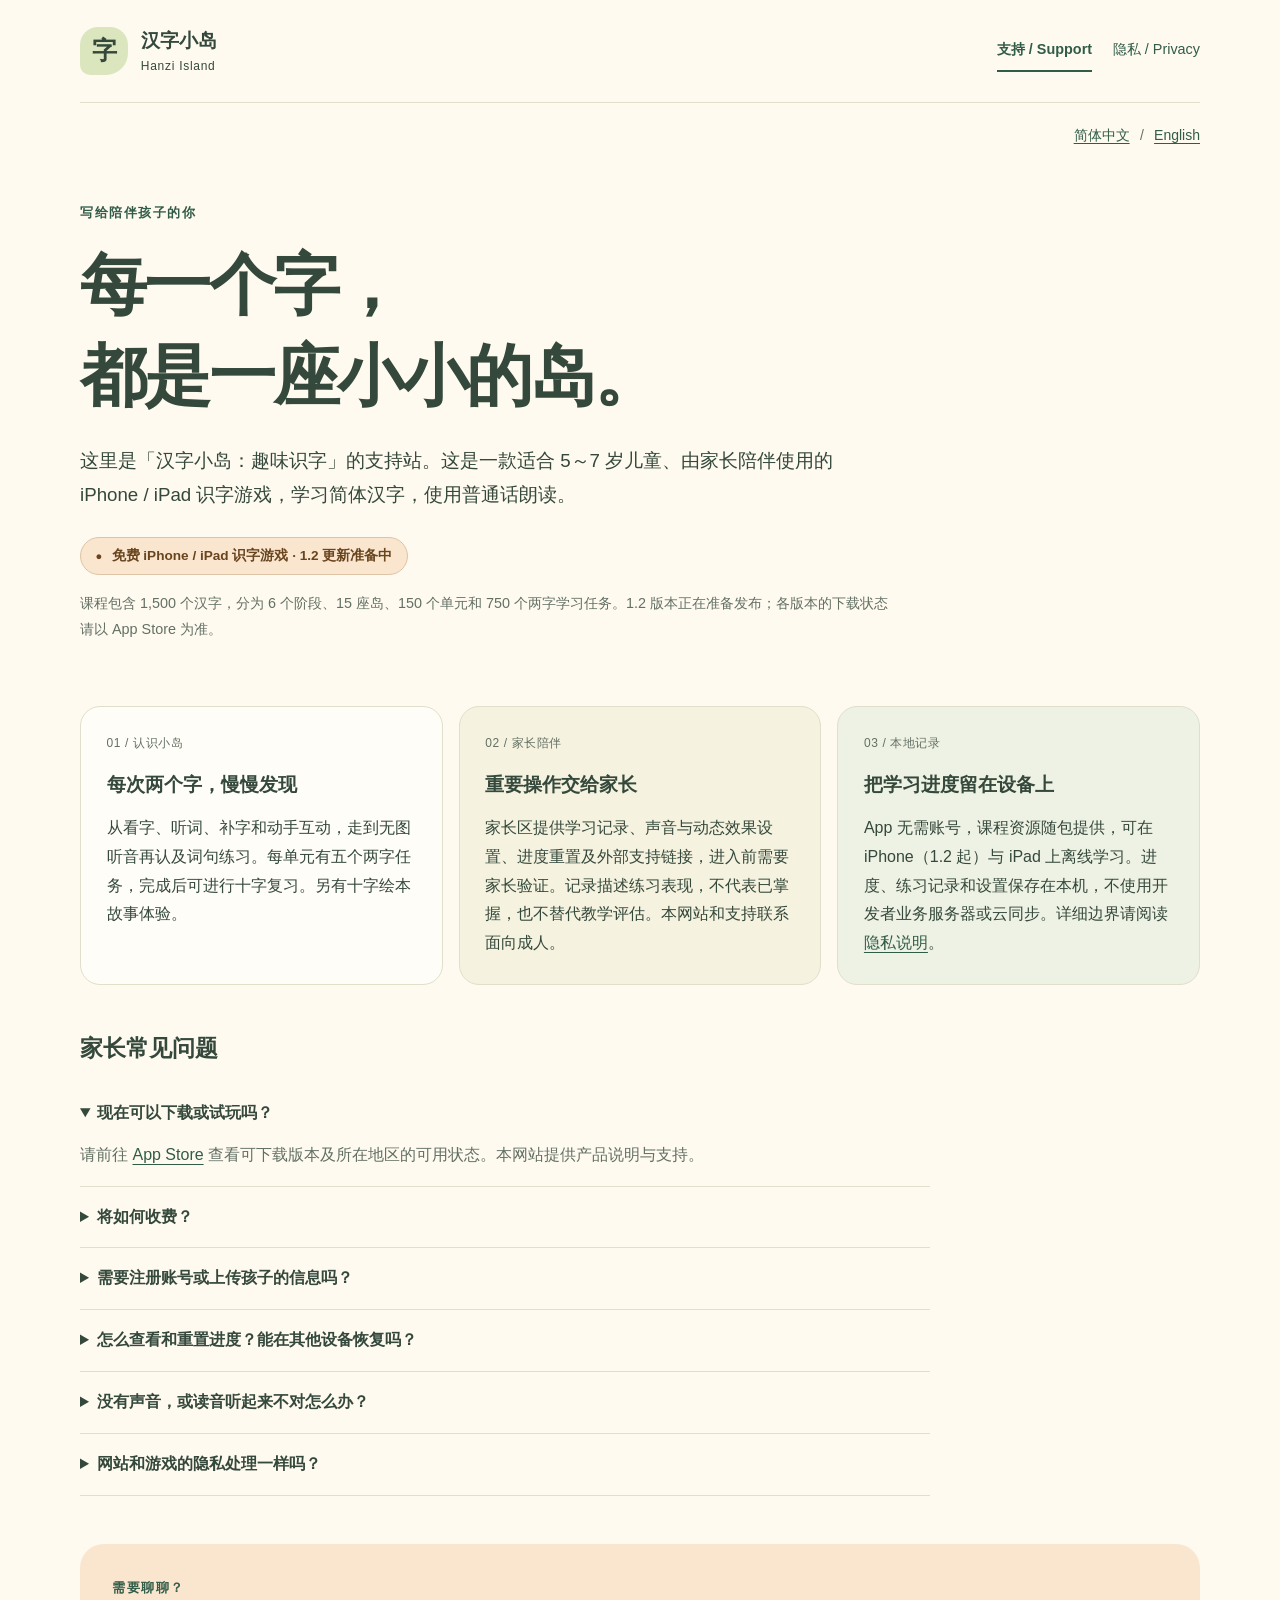
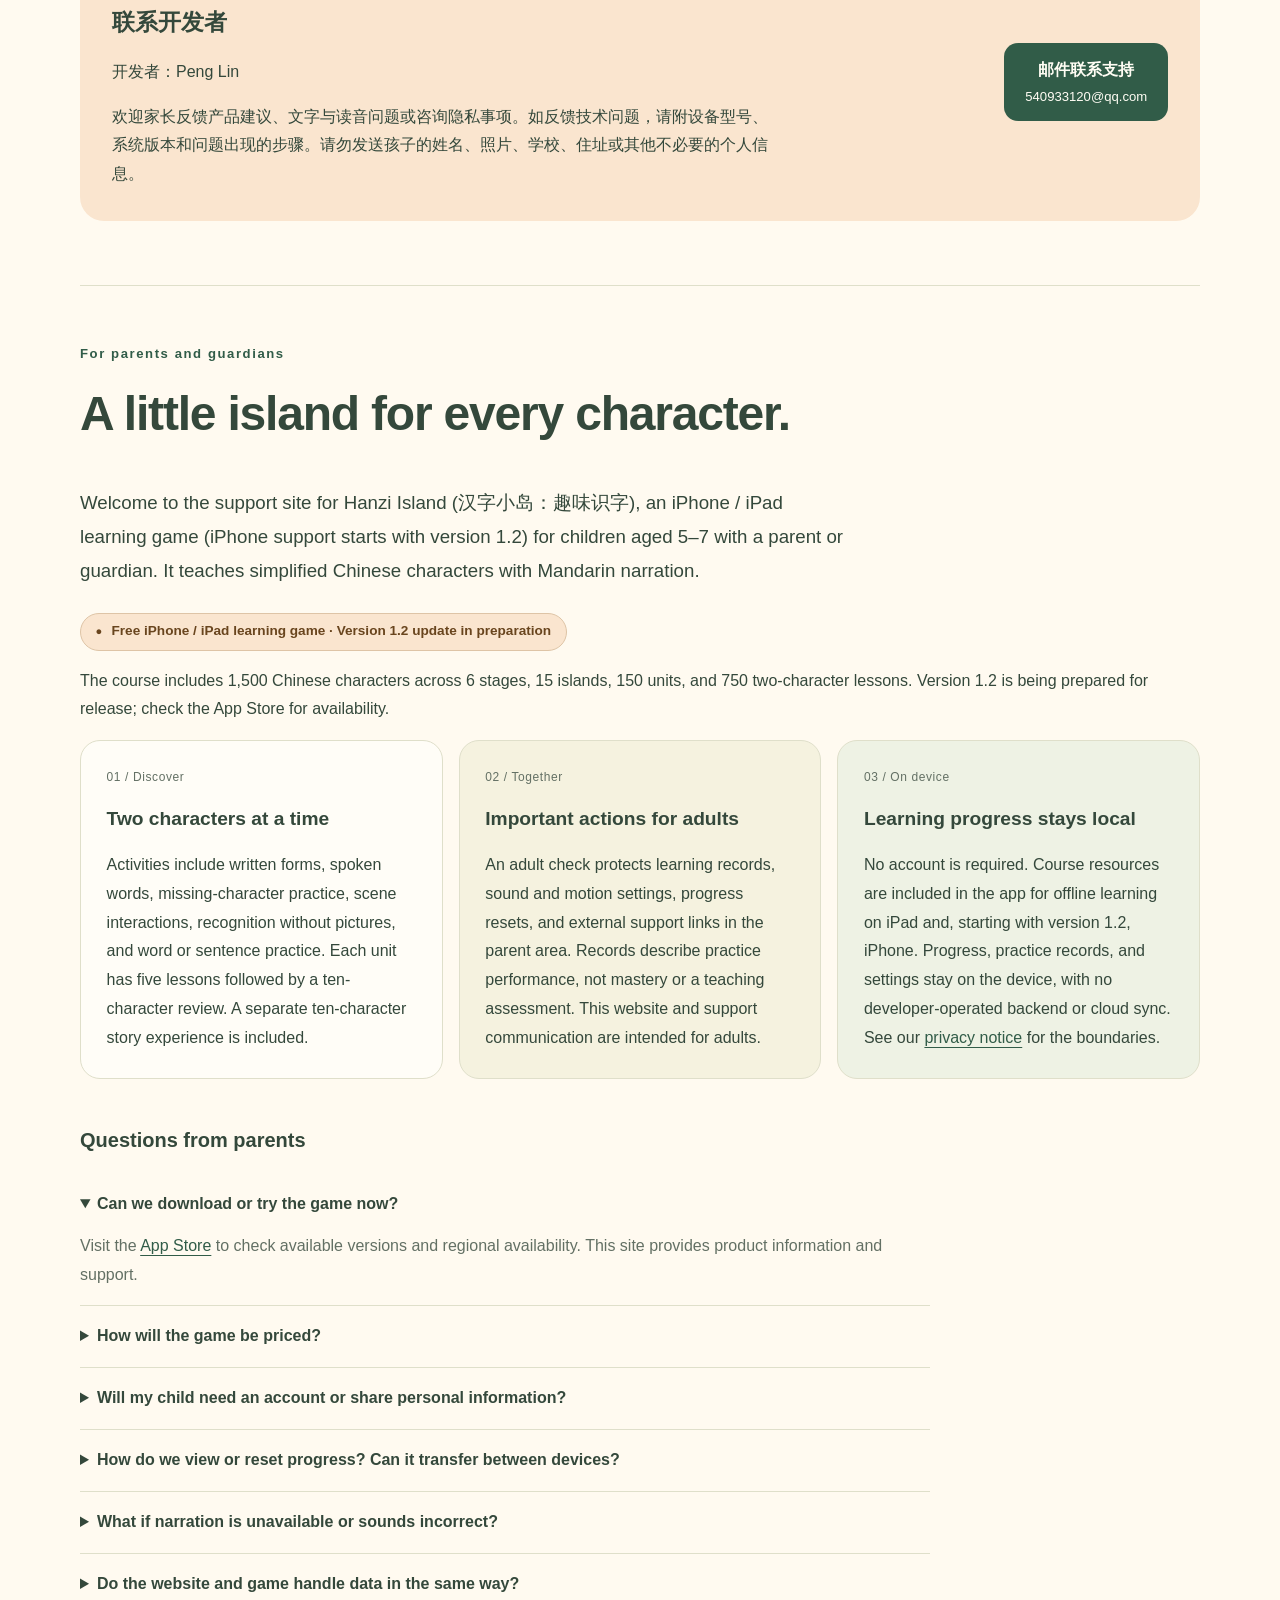
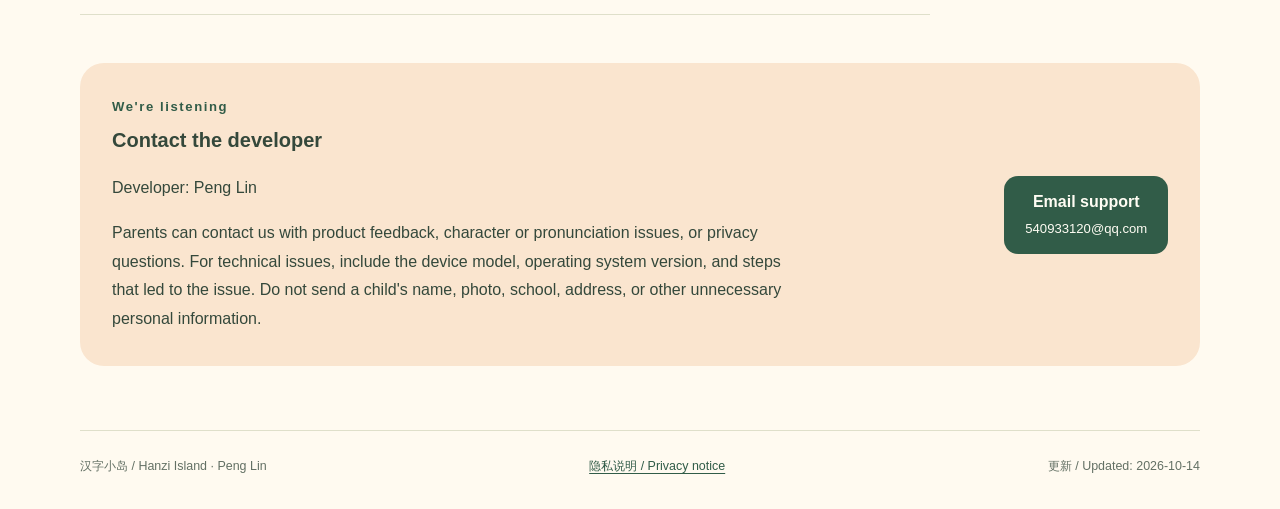
<file: index.html>
<!doctype html>
<html lang="zh-CN">
<head>
  <meta charset="utf-8">
  <meta name="viewport" content="width=device-width, initial-scale=1">
  <meta name="description" content="汉字小岛（Hanzi Island）支持站：1500 字离线识字课程、家长操作说明、联系支持与隐私信息。">
  <title>汉字小岛：趣味识字 · 支持 / Hanzi Island Support</title>
  <link rel="stylesheet" href="style.css">
</head>
<body>
  <a class="skip-link" href="#main">跳到正文 / Skip to content</a>
  <header class="site-header">
    <a class="brand" href="index.html"><span class="brand-mark" aria-hidden="true">字</span><span>汉字小岛<small lang="en">Hanzi Island</small></span></a>
    <nav aria-label="主导航 / Main navigation"><a href="index.html" aria-current="page">支持 / Support</a><a href="privacy.html">隐私 / Privacy</a></nav>
  </header>
  <main id="main">
    <div class="language-nav" aria-label="语言 / Language"><a href="#zh" lang="zh-CN">简体中文</a><span aria-hidden="true"> / </span><a href="#en" lang="en">English</a></div>
    <section id="zh" lang="zh-CN" aria-labelledby="zh-title">
      <div class="hero">
        <p class="eyebrow">写给陪伴孩子的你</p>
        <h1 id="zh-title">每一个字，<br>都是一座小小的岛。</h1>
        <p class="lead">这里是「汉字小岛：趣味识字」的支持站。这是一款适合 5～7 岁儿童、由家长陪伴使用的 iPhone / iPad 识字游戏，学习简体汉字，使用普通话朗读。</p>
        <p class="status"><span aria-hidden="true">●</span> 免费 iPhone / iPad 识字游戏 · 1.2 更新准备中</p>
        <p class="muted">课程包含 1,500 个汉字，分为 6 个阶段、15 座岛、150 个单元和 750 个两字学习任务。1.2 版本正在准备发布；各版本的下载状态请以 App Store 为准。</p>
      </div>
      <div class="card-grid">
        <article class="card"><p class="card-number">01 / 认识小岛</p><h2>每次两个字，慢慢发现</h2><p>从看字、听词、补字和动手互动，走到无图听音再认及词句练习。每单元有五个两字任务，完成后可进行十字复习。另有十字绘本故事体验。</p></article>
        <article class="card"><p class="card-number">02 / 家长陪伴</p><h2>重要操作交给家长</h2><p>家长区提供学习记录、声音与动态效果设置、进度重置及外部支持链接，进入前需要家长验证。记录描述练习表现，不代表已掌握，也不替代教学评估。本网站和支持联系面向成人。</p></article>
        <article class="card"><p class="card-number">03 / 本地记录</p><h2>把学习进度留在设备上</h2><p>App 无需账号，课程资源随包提供，可在 iPhone（1.2 起）与 iPad 上离线学习。进度、练习记录和设置保存在本机，不使用开发者业务服务器或云同步。详细边界请阅读<a href="privacy.html#zh">隐私说明</a>。</p></article>
      </div>
      <section class="content-section" aria-labelledby="zh-faq">
        <h2 id="zh-faq">家长常见问题</h2>
        <details open><summary>现在可以下载或试玩吗？</summary><p>请前往 <a href="https://apps.apple.com/app/id6816319983">App Store</a> 查看可下载版本及所在地区的可用状态。本网站提供产品说明与支持。</p></details>
        <details><summary>将如何收费？</summary><p>App 免费下载，无内购或订阅；1.1 起通过启动广告和横幅广告支持维护，1.2 增加家长自愿选择的激励视频广告以获得本机星光装饰。不观看或广告不可用不影响课程学习。面向台湾、澳门、香港、新加坡和菲律宾提供，不在中国大陆销售。</p></details>
        <details><summary>需要注册账号或上传孩子的信息吗？</summary><p>无需注册或登录，不要求孩子提供姓名、生日、照片或联系方式。学习记录保存在本机，不上传给开发者。联系支持请由家长发送邮件，避免包含孩子的个人信息。</p></details>
        <details><summary>怎么查看和重置进度？能在其他设备恢复吗？</summary><p>在学习页面进入家长区，完成家长验证后可查看记录、调整声音与动态效果，或按页面说明重置对应进度。删除记录还需第二次确认，且无法撤销。完整课程与绘本故事分别保存进度，重置范围会在确认页面列出。</p><p>App 不提供账号或开发者云同步。“删除 App”通常会移除本机数据；系统的“卸载 App”操作会保留文稿与数据。系统备份可能保留或恢复旧记录，取决于设备和备份设置，请勿把它视为 App 提供的跨设备同步。</p></details>
        <details><summary>没有声音，或读音听起来不对怎么办？</summary><p>先检查 App 声音开关和 设备音量。App 使用 AVSpeechSynthesizer 调用设备已安装的 Apple 简体中文（zh-CN）声音，不录音、不上传朗读文本，也不捆绑从 macOS 导出的语音录音。若普通话声音不可用，请家长检查设备朗读声音设置，或使用文字提示继续练习。例词与上下文决定本次读音；若发现问题，欢迎反馈具体汉字、例词和设备版本。</p></details>
        <details><summary>网站和游戏的隐私处理一样吗？</summary><p>App 的学习记录保存在本机。通过家长区打开本支持网站需要网络，会向 GitHub Pages 发出请求；发送支持邮件会经过您的邮件服务和 QQ 邮箱。请参阅<a href="privacy.html#zh">完整隐私说明</a>。</p></details>
      </section>
      <section class="contact-panel" aria-labelledby="zh-contact">
        <div><p class="eyebrow">需要聊聊？</p><h2 id="zh-contact">联系开发者</h2><p>开发者：Peng Lin</p><p>欢迎家长反馈产品建议、文字与读音问题或咨询隐私事项。如反馈技术问题，请附设备型号、系统版本和问题出现的步骤。请勿发送孩子的姓名、照片、学校、住址或其他不必要的个人信息。</p></div>
        <a class="button" href="mailto:540933120@qq.com">邮件联系支持<span>540933120@qq.com</span></a>
      </section>
    </section>
    <section id="en" class="english-section" lang="en" aria-labelledby="en-title">
      <p class="eyebrow">For parents and guardians</p>
      <h2 id="en-title" class="section-title">A little island for every character.</h2>
      <p class="lead">Welcome to the support site for Hanzi Island (汉字小岛：趣味识字), an iPhone / iPad learning game (iPhone support starts with version 1.2) for children aged 5–7 with a parent or guardian. It teaches simplified Chinese characters with Mandarin narration.</p>
      <p class="status"><span aria-hidden="true">●</span> Free iPhone / iPad learning game · Version 1.2 update in preparation</p>
      <p>The course includes 1,500 Chinese characters across 6 stages, 15 islands, 150 units, and 750 two-character lessons. Version 1.2 is being prepared for release; check the App Store for availability.</p>
      <div class="card-grid">
        <article class="card"><p class="card-number">01 / Discover</p><h3>Two characters at a time</h3><p>Activities include written forms, spoken words, missing-character practice, scene interactions, recognition without pictures, and word or sentence practice. Each unit has five lessons followed by a ten-character review. A separate ten-character story experience is included.</p></article>
        <article class="card"><p class="card-number">02 / Together</p><h3>Important actions for adults</h3><p>An adult check protects learning records, sound and motion settings, progress resets, and external support links in the parent area. Records describe practice performance, not mastery or a teaching assessment. This website and support communication are intended for adults.</p></article>
        <article class="card"><p class="card-number">03 / On device</p><h3>Learning progress stays local</h3><p>No account is required. Course resources are included in the app for offline learning on iPad and, starting with version 1.2, iPhone. Progress, practice records, and settings stay on the device, with no developer-operated backend or cloud sync. See our <a href="privacy.html#en">privacy notice</a> for the boundaries.</p></article>
      </div>
      <section class="content-section" aria-labelledby="en-faq">
        <h3 id="en-faq">Questions from parents</h3>
        <details open><summary>Can we download or try the game now?</summary><p>Visit the <a href="https://apps.apple.com/app/id6816319983">App Store</a> to check available versions and regional availability. This site provides product information and support.</p></details>
        <details><summary>How will the game be priced?</summary><p>The app is free to download, with no in-app purchases or subscriptions; app-open and banner ads support maintenance from version 1.1. Version 1.2 adds optional rewarded video ads chosen by a parent for a local starlight decoration. Declining or unavailable ads do not restrict lessons. Target regions are Taiwan, Macao, Hong Kong, Singapore, and the Philippines, and will not be offered in mainland China.</p></details>
        <details><summary>Will my child need an account or share personal information?</summary><p>No registration, login, name, birth date, photo, or contact details are required. Learning records stay on the device and are not uploaded to the developer. A parent should email support and avoid including a child's personal information.</p></details>
        <details><summary>How do we view or reset progress? Can it transfer between devices?</summary><p>Open the parent area from the learning page and complete the adult check to view records, change sound or motion settings, or reset the corresponding progress. Deletion requires a second confirmation and cannot be undone. The full course and story experience store progress separately; the confirmation screen explains which records will be deleted.</p><p>The app provides no account or developer-operated cloud sync. “Delete App” generally removes local data; “Offload App” keeps documents and data. System backups may retain or restore older records depending on device and backup settings. This is not cross-device sync provided by the app.</p></details>
        <details><summary>What if narration is unavailable or sounds incorrect?</summary><p>Check the app sound setting and device volume first. The app uses AVSpeechSynthesizer with an installed Apple Simplified Chinese (zh-CN) voice. It does not record audio, upload narration text, or bundle speech recordings exported from macOS. If Mandarin speech is unavailable, a parent can check the device speech voice settings or use text hints to continue. Pronunciation depends on the example word and context. Please report the character, example word, and device version if you notice a problem.</p></details>
        <details><summary>Do the website and game handle data in the same way?</summary><p>Learning records stay on the device. Opening this support site from the parent area requires a network connection and sends requests to GitHub Pages. Support messages pass through your email provider and QQ Mail. Please read the <a href="privacy.html#en">full privacy notice</a>.</p></details>
      </section>
      <section class="contact-panel" aria-labelledby="en-contact">
        <div><p class="eyebrow">We're listening</p><h3 id="en-contact">Contact the developer</h3><p>Developer: Peng Lin</p><p>Parents can contact us with product feedback, character or pronunciation issues, or privacy questions. For technical issues, include the device model, operating system version, and steps that led to the issue. Do not send a child's name, photo, school, address, or other unnecessary personal information.</p></div>
        <a class="button" href="mailto:540933120@qq.com">Email support<span>540933120@qq.com</span></a>
      </section>
    </section>
  </main>
  <footer><span>汉字小岛 / Hanzi Island · Peng Lin</span><a href="privacy.html">隐私说明 / Privacy notice</a><span>更新 / Updated: 2026-10-14</span></footer>
</body>
</html>
</file>
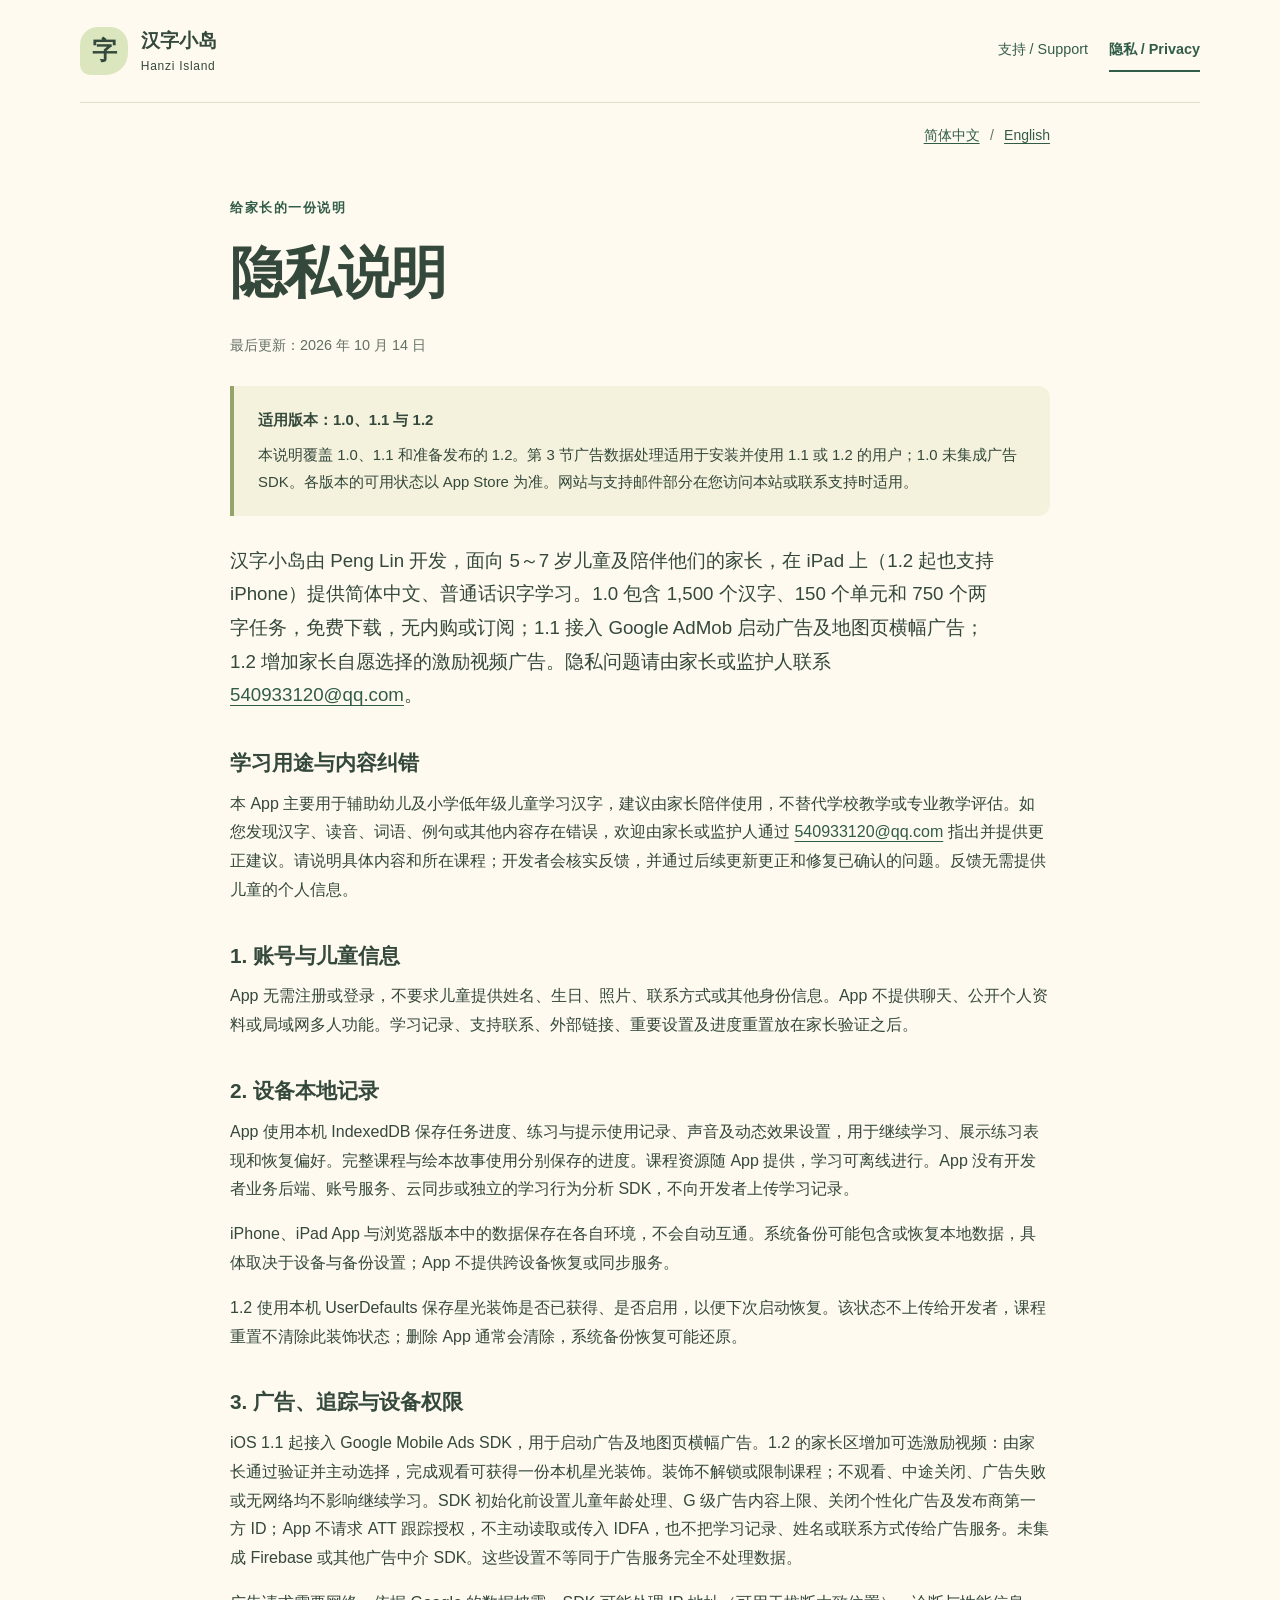
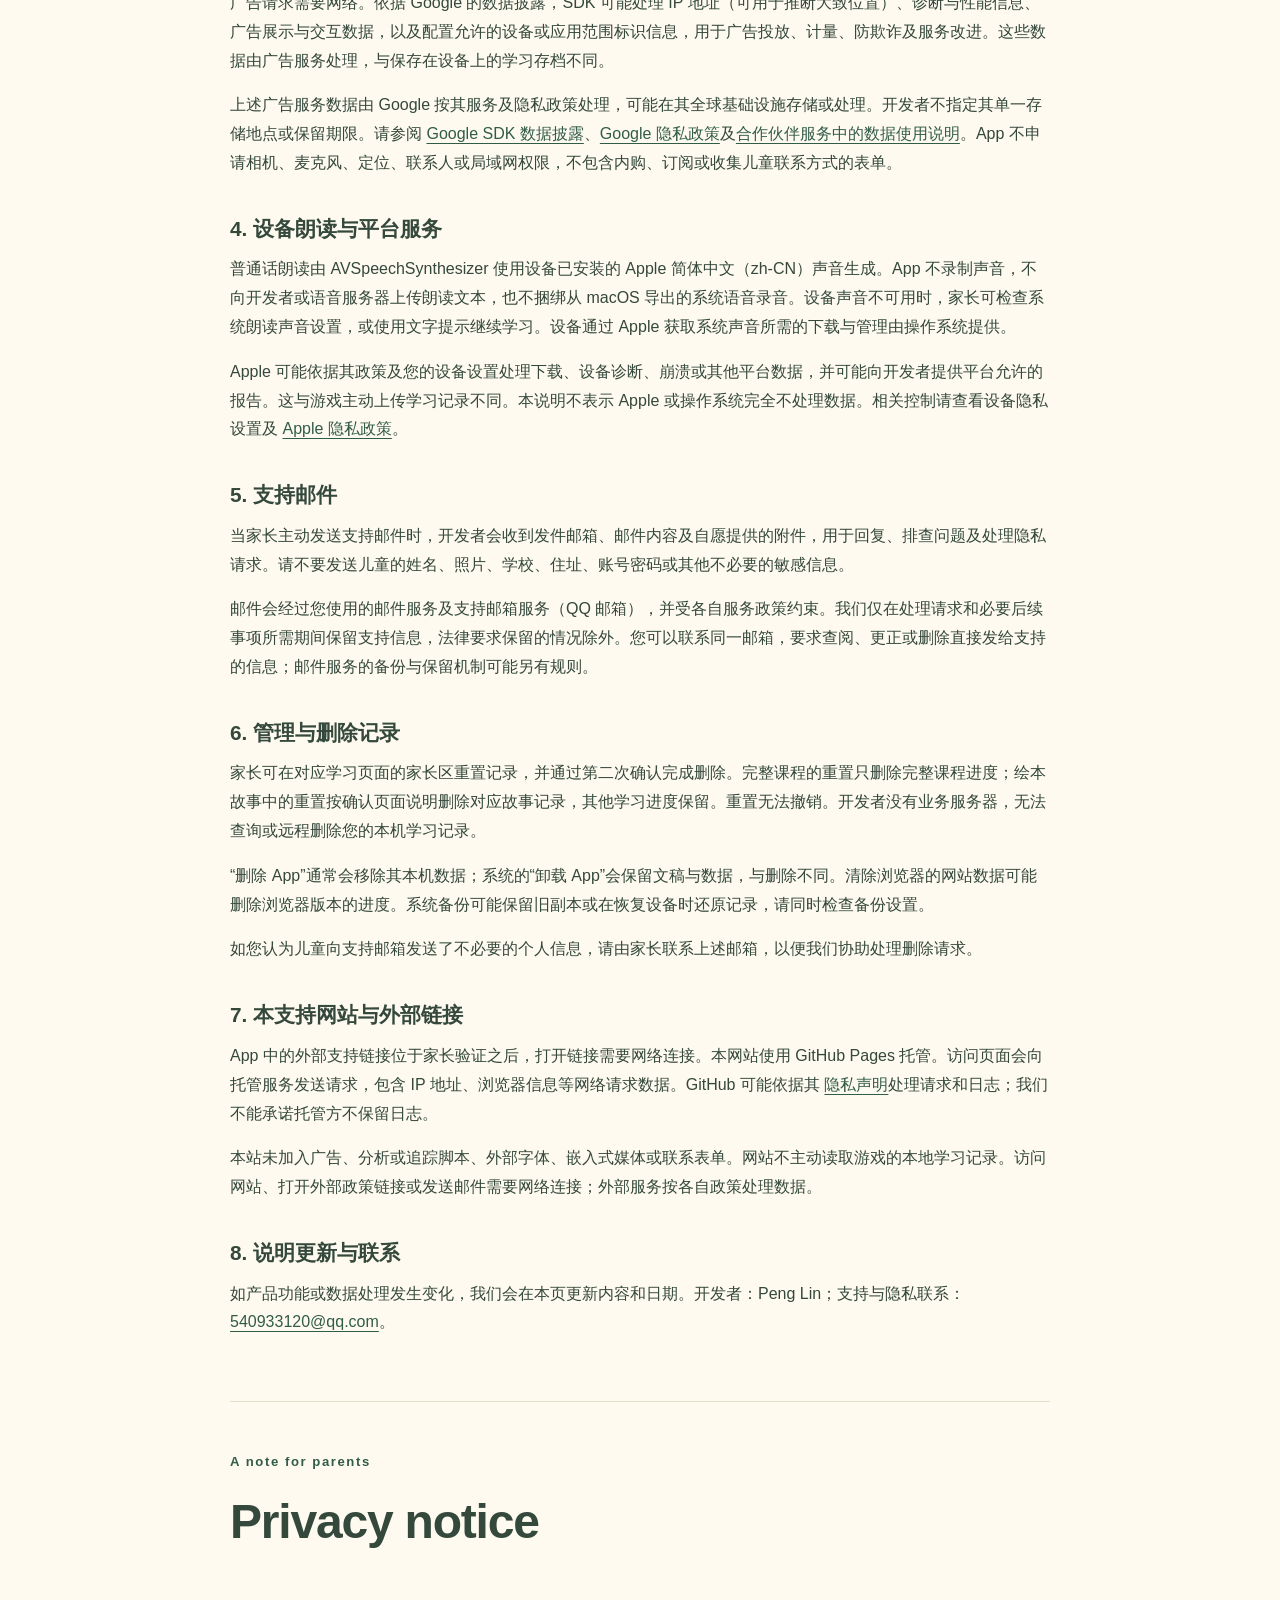
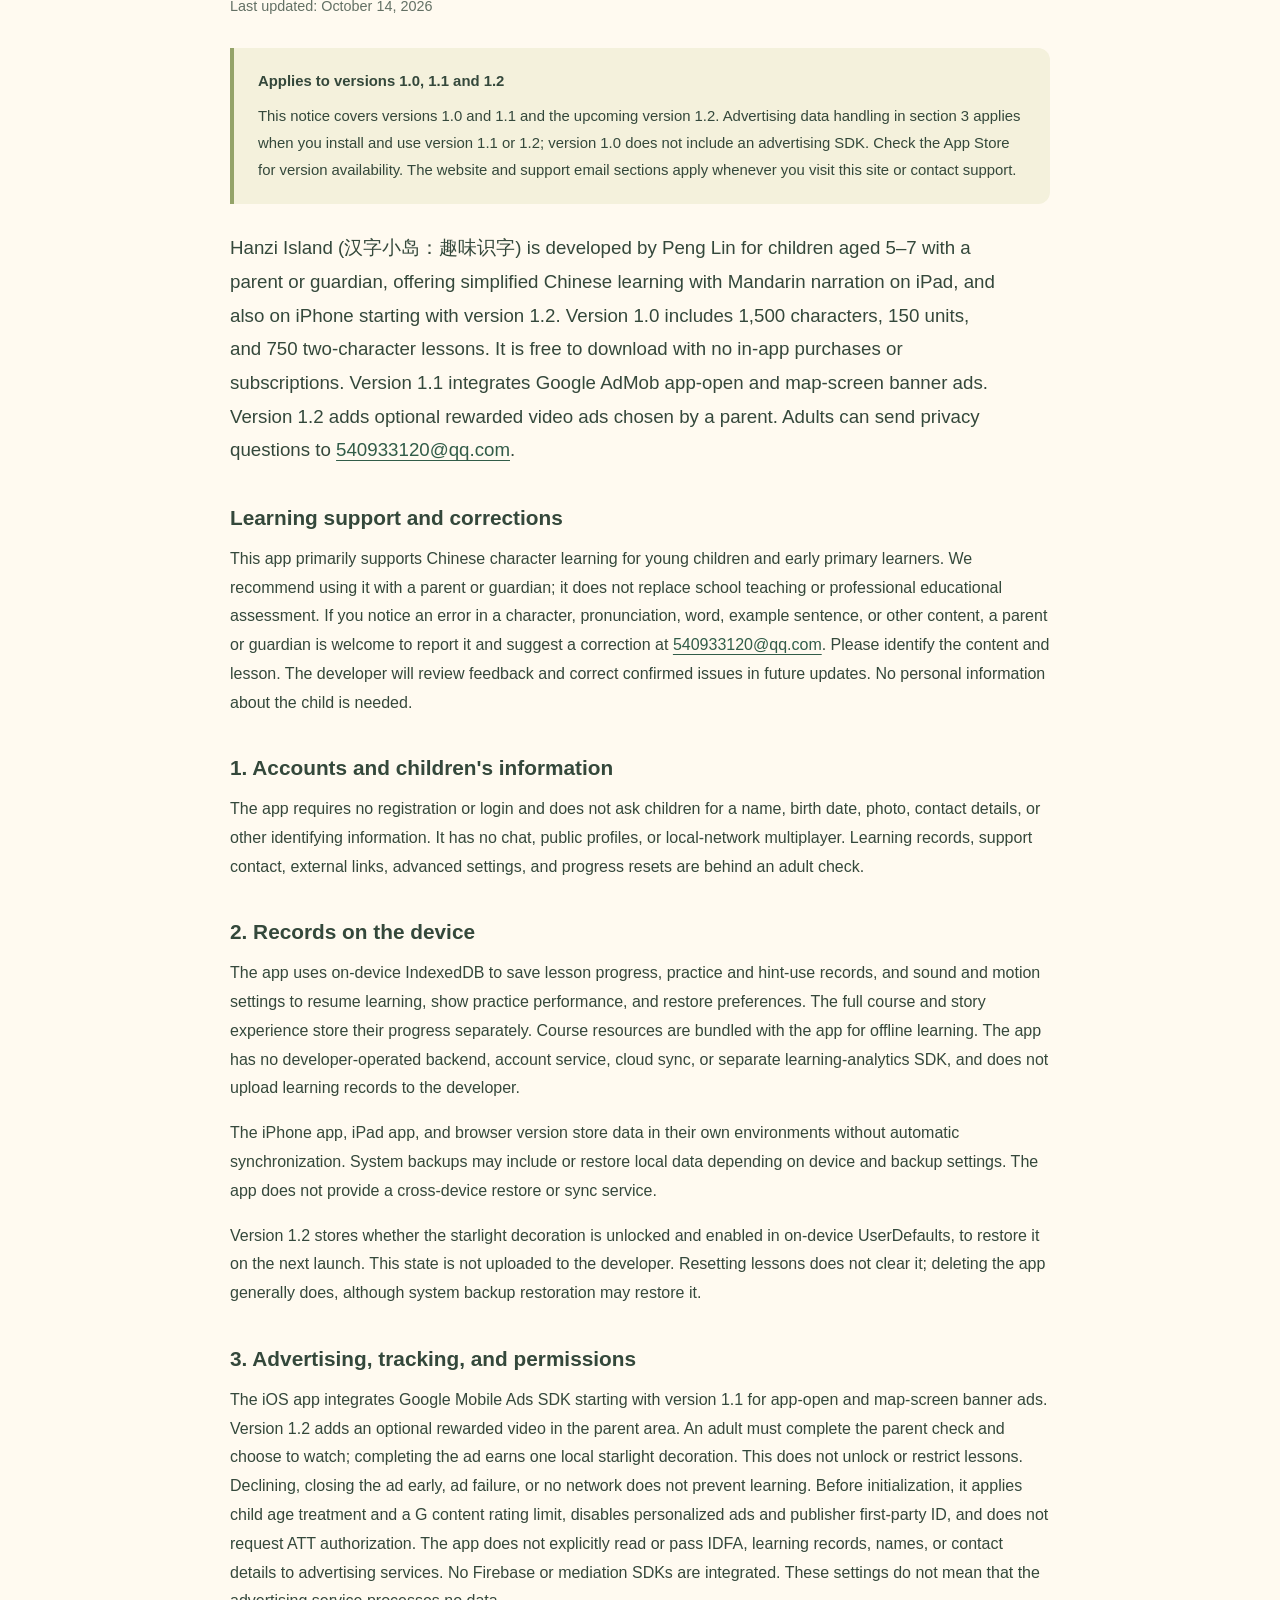
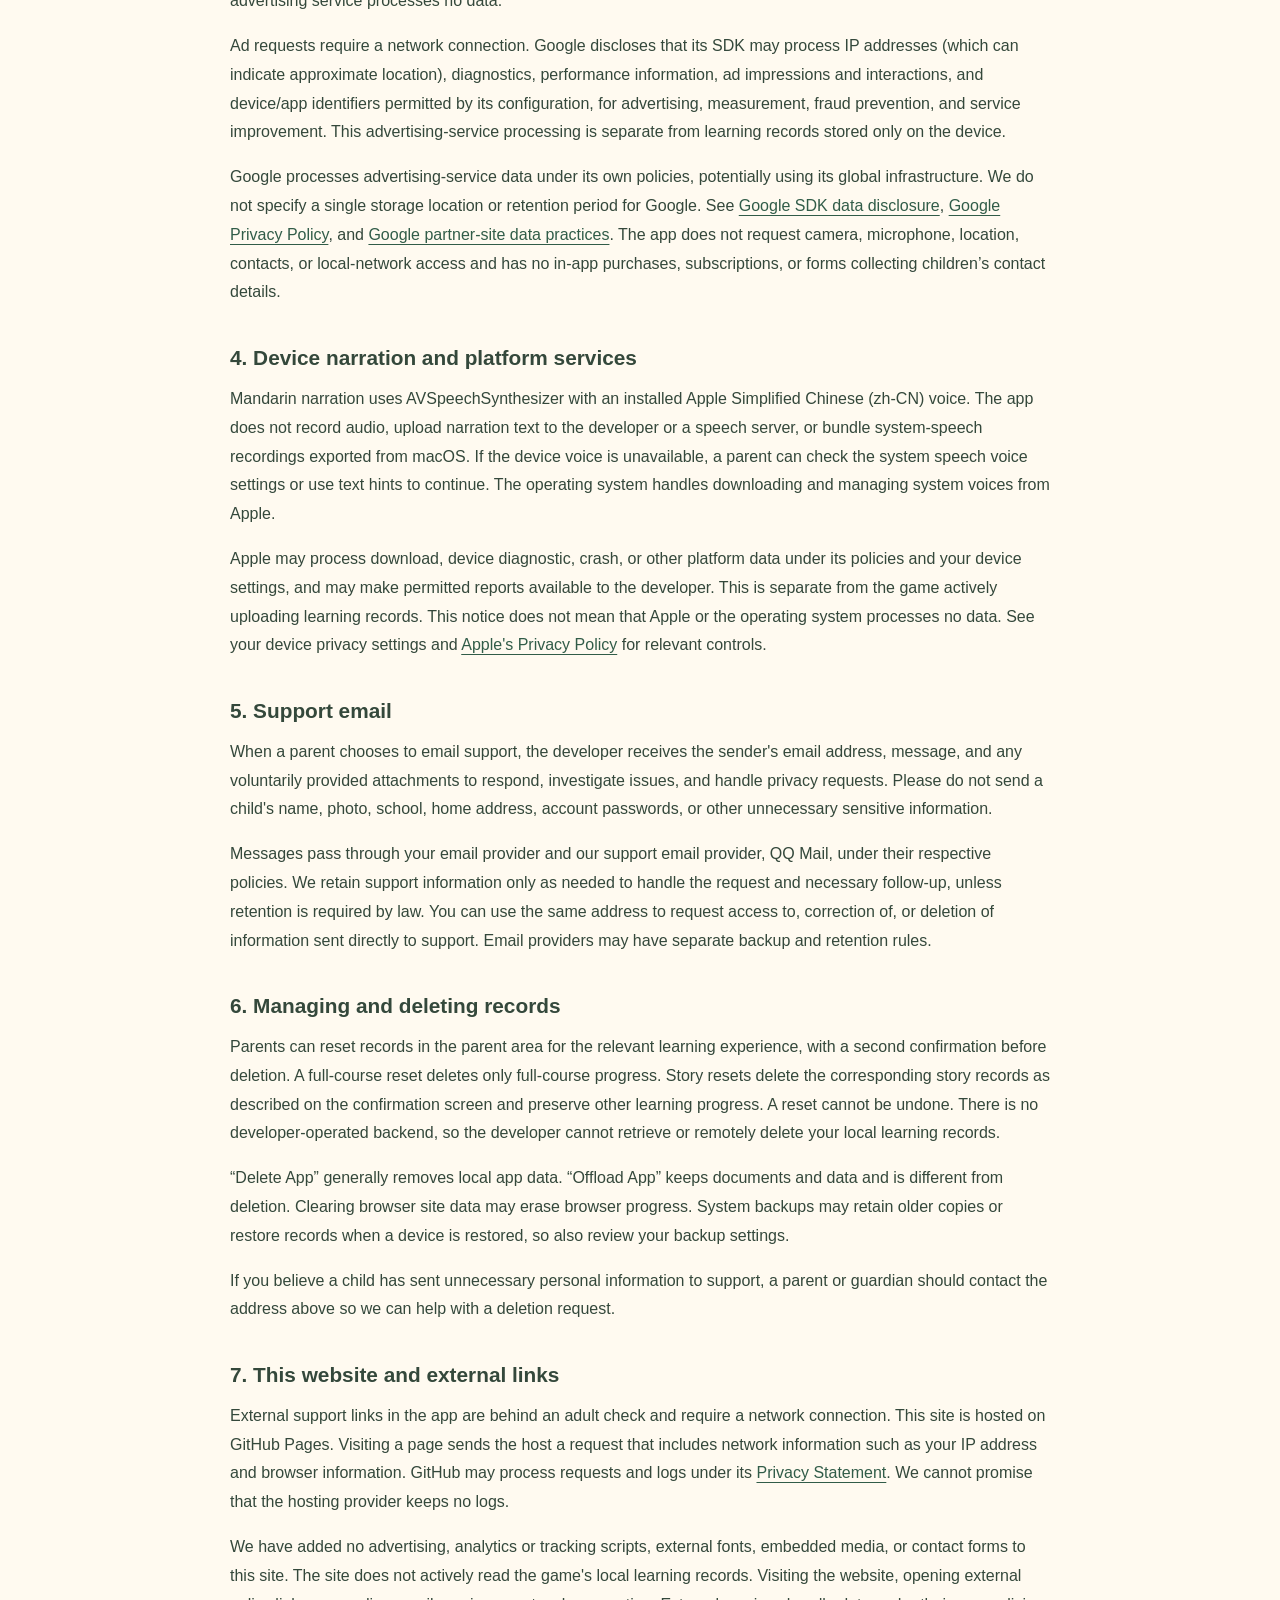
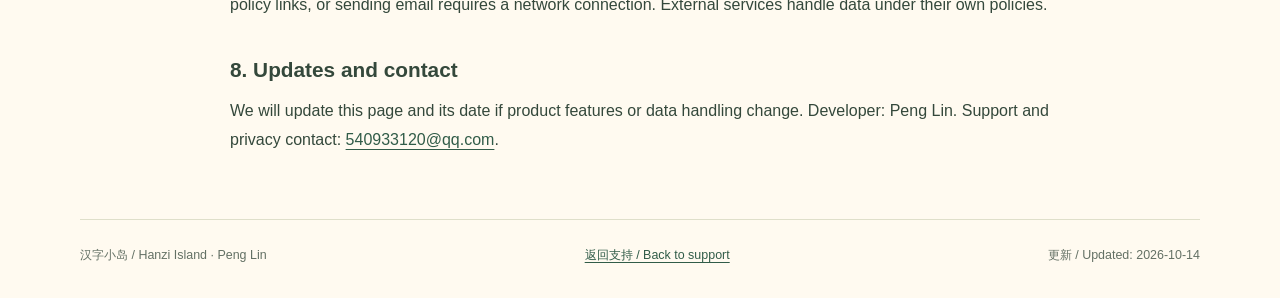
<file: privacy.html>
<!doctype html>
<html lang="zh-CN">
<head>
  <meta charset="utf-8">
  <meta name="viewport" content="width=device-width, initial-scale=1">
  <meta name="description" content="汉字小岛隐私说明：本机学习记录、1.1 / 1.2 版广告数据处理、家长支持与网站服务。">
  <title>汉字小岛：趣味识字 · 隐私说明 / Hanzi Island Privacy</title>
  <link rel="stylesheet" href="style.css">
</head>
<body>
  <a class="skip-link" href="#main">跳到正文 / Skip to content</a>
  <header class="site-header">
    <a class="brand" href="index.html"><span class="brand-mark" aria-hidden="true">字</span><span>汉字小岛<small lang="en">Hanzi Island</small></span></a>
    <nav aria-label="主导航 / Main navigation"><a href="index.html">支持 / Support</a><a href="privacy.html" aria-current="page">隐私 / Privacy</a></nav>
  </header>
  <main id="main" class="policy">
    <div class="language-nav" aria-label="语言 / Language"><a href="#zh" lang="zh-CN">简体中文</a><span aria-hidden="true"> / </span><a href="#en" lang="en">English</a></div>
    <article id="zh" lang="zh-CN" aria-labelledby="zh-title">
      <p class="eyebrow">给家长的一份说明</p>
      <h1 id="zh-title">隐私说明</h1>
      <p class="muted">最后更新：2026 年 10 月 14 日</p>
      <div class="notice"><strong>适用版本：1.0、1.1 与 1.2</strong><p>本说明覆盖 1.0、1.1 和准备发布的 1.2。第 3 节广告数据处理适用于安装并使用 1.1 或 1.2 的用户；1.0 未集成广告 SDK。各版本的可用状态以 App Store 为准。网站与支持邮件部分在您访问本站或联系支持时适用。</p></div>
      <p class="lead">汉字小岛由 Peng Lin 开发，面向 5～7 岁儿童及陪伴他们的家长，在 iPad 上（1.2 起也支持 iPhone）提供简体中文、普通话识字学习。1.0 包含 1,500 个汉字、150 个单元和 750 个两字任务，免费下载，无内购或订阅；1.1 接入 Google AdMob 启动广告及地图页横幅广告；1.2 增加家长自愿选择的激励视频广告。隐私问题请由家长或监护人联系 <a href="mailto:540933120@qq.com">540933120@qq.com</a>。</p>
      <h2>学习用途与内容纠错</h2>
      <p>本 App 主要用于辅助幼儿及小学低年级儿童学习汉字，建议由家长陪伴使用，不替代学校教学或专业教学评估。如您发现汉字、读音、词语、例句或其他内容存在错误，欢迎由家长或监护人通过 <a href="mailto:540933120@qq.com">540933120@qq.com</a> 指出并提供更正建议。请说明具体内容和所在课程；开发者会核实反馈，并通过后续更新更正和修复已确认的问题。反馈无需提供儿童的个人信息。</p>
      <h2>1. 账号与儿童信息</h2>
      <p>App 无需注册或登录，不要求儿童提供姓名、生日、照片、联系方式或其他身份信息。App 不提供聊天、公开个人资料或局域网多人功能。学习记录、支持联系、外部链接、重要设置及进度重置放在家长验证之后。</p>
      <h2>2. 设备本地记录</h2>
      <p>App 使用本机 IndexedDB 保存任务进度、练习与提示使用记录、声音及动态效果设置，用于继续学习、展示练习表现和恢复偏好。完整课程与绘本故事使用分别保存的进度。课程资源随 App 提供，学习可离线进行。App 没有开发者业务后端、账号服务、云同步或独立的学习行为分析 SDK，不向开发者上传学习记录。</p>
      <p>iPhone、iPad App 与浏览器版本中的数据保存在各自环境，不会自动互通。系统备份可能包含或恢复本地数据，具体取决于设备与备份设置；App 不提供跨设备恢复或同步服务。</p>
      <p>1.2 使用本机 UserDefaults 保存星光装饰是否已获得、是否启用，以便下次启动恢复。该状态不上传给开发者，课程重置不清除此装饰状态；删除 App 通常会清除，系统备份恢复可能还原。</p>
      <h2>3. 广告、追踪与设备权限</h2>
      <p>iOS 1.1 起接入 Google Mobile Ads SDK，用于启动广告及地图页横幅广告。1.2 的家长区增加可选激励视频：由家长通过验证并主动选择，完成观看可获得一份本机星光装饰。装饰不解锁或限制课程；不观看、中途关闭、广告失败或无网络均不影响继续学习。SDK 初始化前设置儿童年龄处理、G 级广告内容上限、关闭个性化广告及发布商第一方 ID；App 不请求 ATT 跟踪授权，不主动读取或传入 IDFA，也不把学习记录、姓名或联系方式传给广告服务。未集成 Firebase 或其他广告中介 SDK。这些设置不等同于广告服务完全不处理数据。</p>
      <p>广告请求需要网络。依据 Google 的数据披露，SDK 可能处理 IP 地址（可用于推断大致位置）、诊断与性能信息、广告展示与交互数据，以及配置允许的设备或应用范围标识信息，用于广告投放、计量、防欺诈及服务改进。这些数据由广告服务处理，与保存在设备上的学习存档不同。</p>
      <p>上述广告服务数据由 Google 按其服务及隐私政策处理，可能在其全球基础设施存储或处理。开发者不指定其单一存储地点或保留期限。请参阅 <a href="https://developers.google.com/admob/ios/privacy/data-disclosure">Google SDK 数据披露</a>、<a href="https://policies.google.com/privacy">Google 隐私政策</a>及<a href="https://policies.google.com/technologies/partner-sites">合作伙伴服务中的数据使用说明</a>。App 不申请相机、麦克风、定位、联系人或局域网权限，不包含内购、订阅或收集儿童联系方式的表单。</p>
      <h2>4. 设备朗读与平台服务</h2>
      <p>普通话朗读由 AVSpeechSynthesizer 使用设备已安装的 Apple 简体中文（zh-CN）声音生成。App 不录制声音，不向开发者或语音服务器上传朗读文本，也不捆绑从 macOS 导出的系统语音录音。设备声音不可用时，家长可检查系统朗读声音设置，或使用文字提示继续学习。设备通过 Apple 获取系统声音所需的下载与管理由操作系统提供。</p>
      <p>Apple 可能依据其政策及您的设备设置处理下载、设备诊断、崩溃或其他平台数据，并可能向开发者提供平台允许的报告。这与游戏主动上传学习记录不同。本说明不表示 Apple 或操作系统完全不处理数据。相关控制请查看设备隐私设置及 <a href="https://www.apple.com/legal/privacy/">Apple 隐私政策</a>。</p>
      <h2>5. 支持邮件</h2>
      <p>当家长主动发送支持邮件时，开发者会收到发件邮箱、邮件内容及自愿提供的附件，用于回复、排查问题及处理隐私请求。请不要发送儿童的姓名、照片、学校、住址、账号密码或其他不必要的敏感信息。</p>
      <p>邮件会经过您使用的邮件服务及支持邮箱服务（QQ 邮箱），并受各自服务政策约束。我们仅在处理请求和必要后续事项所需期间保留支持信息，法律要求保留的情况除外。您可以联系同一邮箱，要求查阅、更正或删除直接发给支持的信息；邮件服务的备份与保留机制可能另有规则。</p>
      <h2>6. 管理与删除记录</h2>
      <p>家长可在对应学习页面的家长区重置记录，并通过第二次确认完成删除。完整课程的重置只删除完整课程进度；绘本故事中的重置按确认页面说明删除对应故事记录，其他学习进度保留。重置无法撤销。开发者没有业务服务器，无法查询或远程删除您的本机学习记录。</p>
      <p>“删除 App”通常会移除其本机数据；系统的“卸载 App”会保留文稿与数据，与删除不同。清除浏览器的网站数据可能删除浏览器版本的进度。系统备份可能保留旧副本或在恢复设备时还原记录，请同时检查备份设置。</p>
      <p>如您认为儿童向支持邮箱发送了不必要的个人信息，请由家长联系上述邮箱，以便我们协助处理删除请求。</p>
      <h2>7. 本支持网站与外部链接</h2>
      <p>App 中的外部支持链接位于家长验证之后，打开链接需要网络连接。本网站使用 GitHub Pages 托管。访问页面会向托管服务发送请求，包含 IP 地址、浏览器信息等网络请求数据。GitHub 可能依据其 <a href="https://docs.github.com/en/site-policy/privacy-policies/github-general-privacy-statement">隐私声明</a>处理请求和日志；我们不能承诺托管方不保留日志。</p>
      <p>本站未加入广告、分析或追踪脚本、外部字体、嵌入式媒体或联系表单。网站不主动读取游戏的本地学习记录。访问网站、打开外部政策链接或发送邮件需要网络连接；外部服务按各自政策处理数据。</p>
      <h2>8. 说明更新与联系</h2>
      <p>如产品功能或数据处理发生变化，我们会在本页更新内容和日期。开发者：Peng Lin；支持与隐私联系：<a href="mailto:540933120@qq.com">540933120@qq.com</a>。</p>
    </article>
    <article id="en" class="english-section" lang="en" aria-labelledby="en-title">
      <p class="eyebrow">A note for parents</p>
      <h2 id="en-title" class="section-title">Privacy notice</h2>
      <p class="muted">Last updated: October 14, 2026</p>
      <div class="notice"><strong>Applies to versions 1.0, 1.1 and 1.2</strong><p>This notice covers versions 1.0 and 1.1 and the upcoming version 1.2. Advertising data handling in section 3 applies when you install and use version 1.1 or 1.2; version 1.0 does not include an advertising SDK. Check the App Store for version availability. The website and support email sections apply whenever you visit this site or contact support.</p></div>
      <p class="lead">Hanzi Island (汉字小岛：趣味识字) is developed by Peng Lin for children aged 5–7 with a parent or guardian, offering simplified Chinese learning with Mandarin narration on iPad, and also on iPhone starting with version 1.2. Version 1.0 includes 1,500 characters, 150 units, and 750 two-character lessons. It is free to download with no in-app purchases or subscriptions. Version 1.1 integrates Google AdMob app-open and map-screen banner ads. Version 1.2 adds optional rewarded video ads chosen by a parent. Adults can send privacy questions to <a href="mailto:540933120@qq.com">540933120@qq.com</a>.</p>
      <h3>Learning support and corrections</h3>
      <p>This app primarily supports Chinese character learning for young children and early primary learners. We recommend using it with a parent or guardian; it does not replace school teaching or professional educational assessment. If you notice an error in a character, pronunciation, word, example sentence, or other content, a parent or guardian is welcome to report it and suggest a correction at <a href="mailto:540933120@qq.com">540933120@qq.com</a>. Please identify the content and lesson. The developer will review feedback and correct confirmed issues in future updates. No personal information about the child is needed.</p>
      <h3>1. Accounts and children's information</h3>
      <p>The app requires no registration or login and does not ask children for a name, birth date, photo, contact details, or other identifying information. It has no chat, public profiles, or local-network multiplayer. Learning records, support contact, external links, advanced settings, and progress resets are behind an adult check.</p>
      <h3>2. Records on the device</h3>
      <p>The app uses on-device IndexedDB to save lesson progress, practice and hint-use records, and sound and motion settings to resume learning, show practice performance, and restore preferences. The full course and story experience store their progress separately. Course resources are bundled with the app for offline learning. The app has no developer-operated backend, account service, cloud sync, or separate learning-analytics SDK, and does not upload learning records to the developer.</p>
      <p>The iPhone app, iPad app, and browser version store data in their own environments without automatic synchronization. System backups may include or restore local data depending on device and backup settings. The app does not provide a cross-device restore or sync service.</p>
      <p>Version 1.2 stores whether the starlight decoration is unlocked and enabled in on-device UserDefaults, to restore it on the next launch. This state is not uploaded to the developer. Resetting lessons does not clear it; deleting the app generally does, although system backup restoration may restore it.</p>
      <h3>3. Advertising, tracking, and permissions</h3>
      <p>The iOS app integrates Google Mobile Ads SDK starting with version 1.1 for app-open and map-screen banner ads. Version 1.2 adds an optional rewarded video in the parent area. An adult must complete the parent check and choose to watch; completing the ad earns one local starlight decoration. This does not unlock or restrict lessons. Declining, closing the ad early, ad failure, or no network does not prevent learning. Before initialization, it applies child age treatment and a G content rating limit, disables personalized ads and publisher first-party ID, and does not request ATT authorization. The app does not explicitly read or pass IDFA, learning records, names, or contact details to advertising services. No Firebase or mediation SDKs are integrated. These settings do not mean that the advertising service processes no data.</p>
      <p>Ad requests require a network connection. Google discloses that its SDK may process IP addresses (which can indicate approximate location), diagnostics, performance information, ad impressions and interactions, and device/app identifiers permitted by its configuration, for advertising, measurement, fraud prevention, and service improvement. This advertising-service processing is separate from learning records stored only on the device.</p>
      <p>Google processes advertising-service data under its own policies, potentially using its global infrastructure. We do not specify a single storage location or retention period for Google. See <a href="https://developers.google.com/admob/ios/privacy/data-disclosure">Google SDK data disclosure</a>, <a href="https://policies.google.com/privacy">Google Privacy Policy</a>, and <a href="https://policies.google.com/technologies/partner-sites">Google partner-site data practices</a>. The app does not request camera, microphone, location, contacts, or local-network access and has no in-app purchases, subscriptions, or forms collecting children’s contact details.</p>
      <h3>4. Device narration and platform services</h3>
      <p>Mandarin narration uses AVSpeechSynthesizer with an installed Apple Simplified Chinese (zh-CN) voice. The app does not record audio, upload narration text to the developer or a speech server, or bundle system-speech recordings exported from macOS. If the device voice is unavailable, a parent can check the system speech voice settings or use text hints to continue. The operating system handles downloading and managing system voices from Apple.</p>
      <p>Apple may process download, device diagnostic, crash, or other platform data under its policies and your device settings, and may make permitted reports available to the developer. This is separate from the game actively uploading learning records. This notice does not mean that Apple or the operating system processes no data. See your device privacy settings and <a href="https://www.apple.com/legal/privacy/">Apple's Privacy Policy</a> for relevant controls.</p>
      <h3>5. Support email</h3>
      <p>When a parent chooses to email support, the developer receives the sender's email address, message, and any voluntarily provided attachments to respond, investigate issues, and handle privacy requests. Please do not send a child's name, photo, school, home address, account passwords, or other unnecessary sensitive information.</p>
      <p>Messages pass through your email provider and our support email provider, QQ Mail, under their respective policies. We retain support information only as needed to handle the request and necessary follow-up, unless retention is required by law. You can use the same address to request access to, correction of, or deletion of information sent directly to support. Email providers may have separate backup and retention rules.</p>
      <h3>6. Managing and deleting records</h3>
      <p>Parents can reset records in the parent area for the relevant learning experience, with a second confirmation before deletion. A full-course reset deletes only full-course progress. Story resets delete the corresponding story records as described on the confirmation screen and preserve other learning progress. A reset cannot be undone. There is no developer-operated backend, so the developer cannot retrieve or remotely delete your local learning records.</p>
      <p>“Delete App” generally removes local app data. “Offload App” keeps documents and data and is different from deletion. Clearing browser site data may erase browser progress. System backups may retain older copies or restore records when a device is restored, so also review your backup settings.</p>
      <p>If you believe a child has sent unnecessary personal information to support, a parent or guardian should contact the address above so we can help with a deletion request.</p>
      <h3>7. This website and external links</h3>
      <p>External support links in the app are behind an adult check and require a network connection. This site is hosted on GitHub Pages. Visiting a page sends the host a request that includes network information such as your IP address and browser information. GitHub may process requests and logs under its <a href="https://docs.github.com/en/site-policy/privacy-policies/github-general-privacy-statement">Privacy Statement</a>. We cannot promise that the hosting provider keeps no logs.</p>
      <p>We have added no advertising, analytics or tracking scripts, external fonts, embedded media, or contact forms to this site. The site does not actively read the game's local learning records. Visiting the website, opening external policy links, or sending email requires a network connection. External services handle data under their own policies.</p>
      <h3>8. Updates and contact</h3>
      <p>We will update this page and its date if product features or data handling change. Developer: Peng Lin. Support and privacy contact: <a href="mailto:540933120@qq.com">540933120@qq.com</a>.</p>
    </article>
  </main>
  <footer><span>汉字小岛 / Hanzi Island · Peng Lin</span><a href="index.html">返回支持 / Back to support</a><span>更新 / Updated: 2026-10-14</span></footer>
</body>
</html>
</file>
<file: style.css>
:root { color-scheme: light; --paper: #fffaf0; --ink: #34483b; --muted: #637064; --leaf: #315c48; --line: #dfdfca; --peach: #fae5cf; --cream: #f4f1dc; }
* { box-sizing: border-box; }
html { scroll-behavior: smooth; scroll-padding-top: 1.5rem; }
body { margin: 0; background: var(--paper); color: var(--ink); font-family: -apple-system, BlinkMacSystemFont, "Segoe UI", "PingFang SC", "Microsoft YaHei", sans-serif; line-height: 1.8; }
a { color: var(--leaf); text-underline-offset: .22em; }
a:hover { text-decoration-thickness: 2px; }
a:focus-visible, summary:focus-visible { outline: 3px solid #a76525; outline-offset: 5px; border-radius: 3px; }
.skip-link { position: absolute; left: 1rem; top: -6rem; padding: .7rem 1rem; background: white; z-index: 2; }
.skip-link:focus { top: 1rem; }
.site-header, main, footer { width: min(1120px, calc(100% - 64px)); margin-inline: auto; }
.site-header { display: flex; align-items: center; justify-content: space-between; gap: 1.5rem; padding-block: 1.7rem; border-bottom: 1px solid var(--line); }
.brand { display: flex; gap: .8rem; align-items: center; color: var(--ink); text-decoration: none; font-weight: 750; font-size: 1.18rem; line-height: 1.35; }
.brand small { display: block; margin-top: .25rem; font-size: .75rem; font-weight: 500; letter-spacing: .06em; }
.brand-mark { display: grid; place-items: center; width: 48px; height: 48px; background: #dbe6bf; border-radius: 18px 18px 22px 10px; font-size: 1.55rem; }
nav { display: flex; flex-wrap: wrap; gap: 1.3rem; font-size: .9rem; }
nav a { text-decoration: none; padding-block: .4rem; }
nav a[aria-current="page"] { font-weight: 700; border-bottom: 2px solid var(--leaf); }
.language-nav { padding-top: 1.2rem; text-align: right; font-size: .875rem; }
.language-nav span { color: var(--muted); padding-inline: .4rem; }
.hero { max-width: 810px; padding-block: 3.3rem 2rem; }
.eyebrow { margin: 0 0 1rem; color: var(--leaf); font-size: .82rem; font-weight: 750; letter-spacing: .12em; }
h1, h2, h3 { line-height: 1.35; font-weight: 750; }
h1 { margin: 0 0 1.4rem; font-size: clamp(2.4rem, 6vw, 4.2rem); letter-spacing: -.04em; }
h2 { font-size: 1.45rem; }
h3 { font-size: 1.25rem; }
p { margin-block: 0 1rem; }
.lead { max-width: 770px; font-size: 1.17rem; }
.muted { color: var(--muted); font-size: .9rem; }
.status { display: inline-block; margin-block: .6rem 1rem; padding: .35rem .9rem; border: 1px solid #dec4a6; background: var(--peach); border-radius: 99px; font-size: .85rem; font-weight: 650; color: #69451e; }
.status span { padding-right: .35rem; font-size: .7rem; }
.card-grid { display: grid; grid-template-columns: repeat(3, minmax(0, 1fr)); gap: 1rem; margin-block: 1rem 3rem; }
.card { padding: 1.6rem; border: 1px solid var(--line); background: #fffdf7; border-radius: 20px; }
.card:nth-child(2) { background: #f5f2df; }
.card:nth-child(3) { background: #eef2e4; }
.card-number { font-size: .75rem; letter-spacing: .05em; color: var(--muted); }
.card h2, .card h3 { margin-top: 1.1rem; font-size: 1.2rem; }
.card p:last-child, .contact-panel p:last-child, .notice p:last-child { margin-bottom: 0; }
.content-section { max-width: 850px; margin-block: 3rem; }
details { border-bottom: 1px solid var(--line); padding-block: 1rem; }
summary { cursor: pointer; font-weight: 650; padding-right: .4rem; }
details p { margin: .8rem 0 0; color: var(--muted); }
.contact-panel { display: flex; align-items: center; justify-content: space-between; gap: 2.5rem; padding: 2rem; background: var(--peach); border-radius: 24px; }
.contact-panel > div { max-width: 670px; }
.contact-panel h2, .contact-panel h3 { margin-top: 0; }
.contact-panel .eyebrow { margin-bottom: .5rem; }
.button { display: block; flex-shrink: 0; text-align: center; padding: .8rem 1.3rem; background: var(--leaf); color: #fffdf4; border-radius: 14px; text-decoration: none; font-weight: 650; }
.button span { display: block; font-size: .82rem; font-weight: 400; }
.english-section { margin-top: 4rem; padding-top: 3.5rem; border-top: 1px solid var(--line); }
.section-title { font-size: clamp(2rem, 4vw, 3rem); margin-top: 0; letter-spacing: -.025em; }
.policy { max-width: 820px; }
.policy article { padding-top: 3rem; }
.policy h1 { font-size: clamp(2.3rem, 5vw, 3.5rem); }
.policy h2:not(.section-title), .policy h3 { margin: 2.3rem 0 .8rem; font-size: 1.3rem; }
.notice { margin-block: 1.7rem; padding: 1.3rem 1.5rem; background: var(--cream); border-left: 4px solid #94a369; border-radius: 0 12px 12px 0; font-size: .93rem; }
.notice strong { display: block; margin-bottom: .5rem; }
footer { display: flex; flex-wrap: wrap; justify-content: space-between; gap: .6rem 2rem; margin-top: 4rem; padding-block: 1.5rem 2rem; border-top: 1px solid var(--line); color: var(--muted); font-size: .78rem; }
@media (max-width: 760px) {
  .site-header, main, footer { width: calc(100% - 36px); }
  .site-header { align-items: flex-start; flex-direction: column; gap: 1rem; padding-block: 1.2rem; }
  nav { gap: 1.6rem; }
  .hero { padding-top: 2.2rem; }
  .card-grid { grid-template-columns: 1fr; }
  .card { padding: 1.4rem; }
  .contact-panel { flex-direction: column; align-items: stretch; padding: 1.5rem; gap: 1.4rem; }
  .button { align-self: flex-start; }
  .english-section { margin-top: 3rem; padding-top: 2.5rem; }
  .policy article { padding-top: 2rem; }
}
@media (prefers-reduced-motion: reduce) { html { scroll-behavior: auto; } }
@media print { body { background: white; } .skip-link, .language-nav { display: none; } .site-header, main, footer { width: 100%; } .card-grid { display: block; } .card, .contact-panel, .notice { break-inside: avoid; } a { color: inherit; } }
</file>
